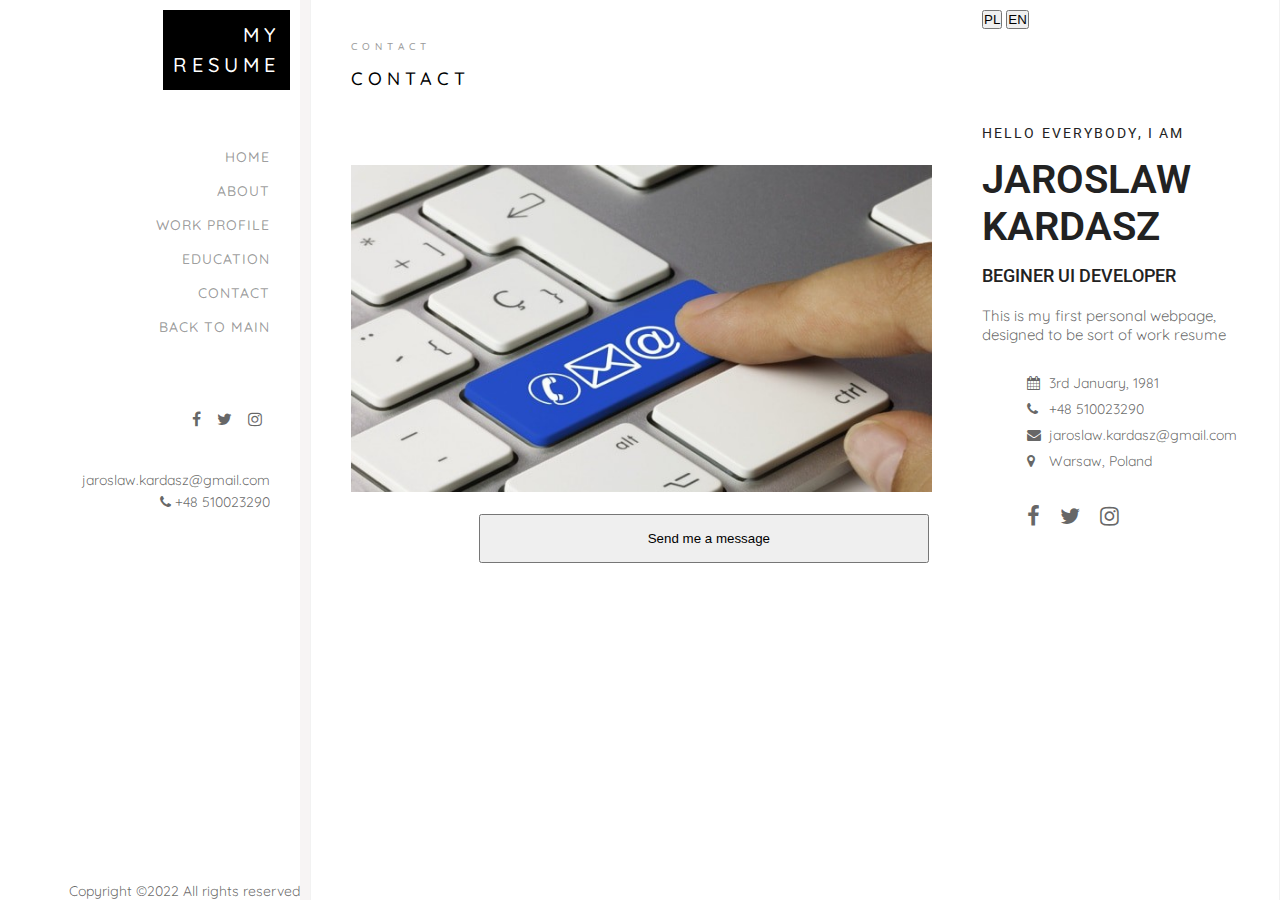
<file: contact.html>
<!DOCTYPE html>
<html lang="en">

<head>
    <title>Jarosław Kardasz</title>
    <meta charset="UTF-8">
    <meta http-equiv="X-UA-Compatible" content="IE=edge">
    <meta name="viewport" content="width=device-width, initial-scale=1.0">
    <link rel="stylesheet" type="text/css" href="css/style.css" />
    <link href="https://stackpath.bootstrapcdn.com/font-awesome/4.7.0/css/font-awesome.min.css" rel="stylesheet">
    <!-- <link rel="icon" href="https://media.geeksforgeeks.org/wp-content/cdn-uploads/gfg_200X200.png" type="image/x-icon"> -->
    <link rel="icon" href="img/logo4.png" type="image/x-icon">


</head>
<div class="wraper">
    <div class="container">
        <div class="left-content p-30">
            <div class="logo">
                <a href="http://www.jkardasz.pl">
                    <span>My</span>
                    <span>Resume</span>
                </a>
            </div>
            <div class="nav">
                <ul>
                    <li><a href="index.html">Home</a></li>
                    <li><a href="about.html">About</a></li>
                    <li><a href="work.html">Work Profile</a></li>

                    <li><a href="education.html">Education</a></li>
                    <li><a href="contact.html">Contact</a></li>
                    <li><a href="http://www.jkardasz.pl">Back to main</a></li>

                    <!-- <li><a href="cv.pdf" download="Resume_Jaroslaw_Kardasz.pdf"><i class='fa fa-file-pdf-o'></i>Download Resume</a></li> -->
                </ul>
            </div>
            <div class="left-footer">
                <div class="social-icons">
                    <ul>
                        <!--<li><a href=""><i class="fa fa-linkedin-square" aria-hidden="true"></i></a></li>-->
                        <li><a href="https://www.facebook.com/jarek.kardasz" target="_blank"><i class="fa fa-facebook"
                                    aria-hidden="true"></i></a></li>
                        <li><a href="https://twitter.com/jarekk81" target="_blank"><i class="fa fa-twitter"
                                    aria-hidden="true"></i></a></li>
                        <li><a href="https://www.instagram.com/jarekk81/" target="_blank"><i class="fa fa-instagram"
                                    aria-hidden="true"></i></a></li>

                    </ul>
                </div>
                <div class="foot-contact">
                    <ul>
                        <li><a href="mailto:jaroslaw.kardasz@gmail.com">jaroslaw.kardasz@gmail.com</a></li>
                        <li><a href="tel:+48510023290"><i class="fa fa-phone" aria-hidden="true"></i> +48 510023290</li>
                        </a>
                    </ul>
                </div>

                <div class="copy-rights">Copyright &copy;2022 All rights reserved</div>
            </div>

        </div>
        <div class="main-content">
            <div class="section1 p-30" id="Home">
                <div class="sec-title">
                    <div class="pg-sub-title">Contact</div>
                    <div class="pg-title">Contact</div>
                </div>
                <div class="container">

                </div>
                <img id="contact" src="img/message.jpg"><br><br>
                <a href="mailto:jaroslaw.kardasz@gmail.com"><button type="button" id="button" class="button">Send me a
                        message</button></a>

                <div class="d-flex-align-center">
                    <div class="user-img flex-1">
                    </div>

                </div>
                <!-- <form action="send.php" method="post">
                    <div class="input-grup">
                        <input type="text" id="name" required>
                        <label for="name"></label>Your Name</label>
                    </div>
                    <div class="input-grup">
                        <input type="email" id="email" required>
                        <label for="email"></label>Your Email</label>
                    </div>
                    <div class="input-grup">
                        <input type="text" id="subject">
                        <label for="subject"></label>Your subject</label>
                    </div>
                    <div class="input-grup">
                        <textarea id="message"rows="8" required></textarea>
                        <label for="message"></label>Your Message</label>
                    </div>
                    <button type="submit" class="btn btn-primary">Submit</button>
                </form> -->
            </div>

        </div>
        <div class="right-content p-30">
            <div class="pro-details">
                <div class="language">
                    <button><a href="pl/contact_pl.html">PL</a></button>
                    <button><a href="contact.html">EN</a></button>
                </div>
                <div class="sm-text"><br><br><br><br><br><br>HELLO EVERYBODY, I AM</div>
                <div class="name">Jaroslaw Kardasz</div>
                <div class="role">Beginer UI Developer</div>

            </div>
            <div class="text">This is my first personal webpage, designed to be sort of work resume</div>
            <div class="pr-list">
                <ul>
                    <li><i class="fa fa-calendar" aria-hidden="true"></i> 3rd January, 1981</li>
                    <li><a href="tel:+48510023290"><i class="fa fa-phone" aria-hidden="true"></i> +48 510023290</li></a>
                    <li><a href="mailto:jaroslaw.kardasz@gmail.com"><i class="fa fa-envelope" aria-hidden="true"></i>
                            jaroslaw.kardasz@gmail.com</a></li>
                    <li><a href="https://www.google.pl/maps/place/Warszawa/@52.232855,20.9211127,11z/data=!3m1!4b1!4m5!3m4!1s0x471ecc669a869f01:0x72f0be2a88ead3fc!8m2!3d52.2296756!4d21.0122287"
                            target="_blank"><i class="fa fa-map-marker" aria-hidden="true"></i> Warsaw,
                            Poland</a></li>
                </ul>
            </div>
            <div class="social-icons-head">
                <ul>
                    <!--<li><a href=""><i class="fa fa-linkedin-square" aria-hidden="true"></i></a></li>-->
                    <li><a href="https://www.facebook.com/jarek.kardasz" target="_blank"><i class="fa fa-facebook"
                                aria-hidden="true"></i></a></li>
                    <li><a href="https://twitter.com/jarekk81" target="_blank"><i class="fa fa-twitter"
                                aria-hidden="true"></i></a></li>
                    <li><a href="https://www.instagram.com/jarekk81/" target="_blank"><i class="fa fa-instagram"
                                aria-hidden="true"></i></a></li>
                </ul>
            </div>

        </div>
    </div>
</div>
</body>

</html>
</file>
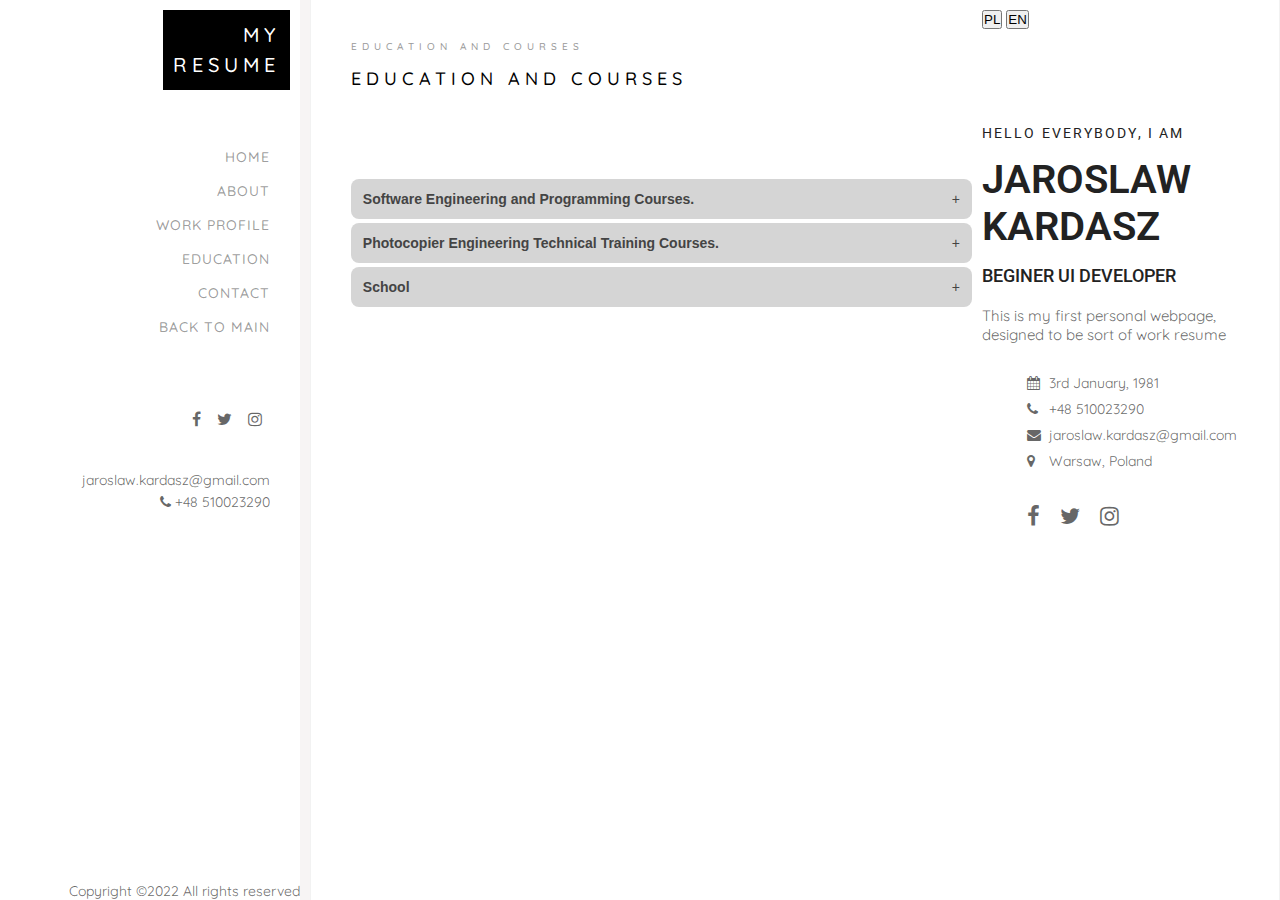
<file: education.html>
<!DOCTYPE html>
<html lang="en">

<head>
    <meta charset="UTF-8">
    <meta http-equiv="X-UA-Compatible" content="IE=edge">
    <meta name="viewport" content="width=device-width, initial-scale=1.0">
    <title>Education</title>
    <link rel="stylesheet" type="text/css" href="css/style.css">
    <link href="https://stackpath.bootstrapcdn.com/font-awesome/4.7.0/css/font-awesome.min.css" rel="stylesheet">
    <!-- <link rel="icon" href="https://media.geeksforgeeks.org/wp-content/cdn-uploads/gfg_200X200.png" type="image/x-icon"> -->
    <link rel="icon" href="img/logo4.png" type="image/x-icon">
</head>
<div class="wraper">
    <div class="container">
        <div class="left-content p-30">
            <div class="logo">
                <a href="http://www.jkardasz.pl">
                    <span>My</span>
                    <span>Resume</span>
                </a>
            </div>
            <div class="nav">
                <ul>
                    <li><a href="index.html">Home</a></li>
                    <li><a href="about.html">About</a></li>
                    <li><a href="work.html">Work Profile</a></li>

                    <li><a href="education.html">Education</a></li>
                    <li><a href="contact.html">Contact</a></li>
					<li><a href="http://www.jkardasz.pl">Back to main</a></li>

                    <!-- <li><a href="cv.pdf" download="Resume_Jaroslaw_Kardasz.pdf"><i class='fa fa-file-pdf-o'></i>
                        Download Resume</a></li> -->
                </ul>
            </div>
            <div class="left-footer">
                <div class="social-icons">
                    <ul>
                        <!--<li><a href=""><i class="fa fa-linkedin-square" aria-hidden="true"></i></a></li>-->
                        <li><a href="https://www.facebook.com/jarek.kardasz" target="_blank"><i class="fa fa-facebook"
                                    aria-hidden="true"></i></a></li>
                        <li><a href="https://twitter.com/jarekk81" target="_blank"><i class="fa fa-twitter"
                                    aria-hidden="true"></i></a></li>
                        <li><a href="https://www.instagram.com/jarekk81/" target="_blank"><i class="fa fa-instagram"
                                    aria-hidden="true"></i></a></li>
                    </ul>
                </div>
                <div class="foot-contact">
                    <ul>
                        <li><a href="mailto:jaroslaw.kardasz@gmail.com">jaroslaw.kardasz@gmail.com</a></li>
                        <li><a href="tel:+48510023290"><i class="fa fa-phone" aria-hidden="true"></i> +48 510023290</li>
                        </a>
                    </ul>
                </div>

                <div class="copy-rights">Copyright &copy;2022 All rights reserved</div>
            </div>

        </div>
        <div class="main-content">
            <div class="section1 p-30" id="Home">
                <div class="sec-title">
                    <div class="pg-sub-title">Education and courses</div>
                    <div class="pg-title">Education and courses</div>
                </div>
                <div class="d-flex-align-center">
                    <div class="user-img flex-1">
                        <div class="pr-list">

                            <style>
                                .my-accordion .menu {
                                    background-color: #d5d5d5;
                                    color: #444;
                                    cursor: pointer;
                                    padding: 12px;
                                    width: 100%;
                                    text-align: left;
                                    border: none;
                                    outline: none;
                                    margin-top: 4px;
                                    border-radius: 8px;
                                    font-size: inherit
                                }

                                .my-accordion .panel {
                                    background-color: #FFFFFF;
                                    color: #000000;
                                    overflow: hidden
                                }

                                .my-accordion .open {
                                    display: block
                                }

                                .my-accordion .close {
                                    display: none
                                }

                                .my-accordion .active {
                                    background-color: #adcdd3;
                                    color: #fff
                                }

                                .my-accordion .arrow {
                                    float: right;
                                    display: block
                                }

                                .my-accordion .darrow {
                                    display: none
                                }

                                .my-accordion .active .darrow {
                                    display: block;
                                

                                }

                                .my-accordion .active .rarrow {
                                    display: none
                                }

                                .my-accordion .panel a {
                                    display: block;
                                    background: #808080;
                                    color: #FFFFFF;
                                    padding: 5px;
                                    margin: 3px;
                                    width: 100%;
                                    text-decoration: none
                                }
                            </style>
                            <div class="my-accordion"><button class='menu'><b>
                                Software Engineering and Programming
                                        Courses.
                            </b><span class='arrow rarrow'>+</span><span
                                        class='arrow darrow'>-</span></button>
                                <div class='panel close'>
                                    <div style="padding:10px">Udemy.com - Online Courses <br> <br>
                                        HTML - Beginer to advanced<br>
                                        CSS - Beginer to advanced<br>
                                        JavaScript - Beginer<br>
                                        Ajax - Beginer<br>
                                        C++ Beginer to intermediate<br>
                                        Python - Beginer</div>
                                </div><button class='menu'><b>Photocopier Engineering Technical Training Courses.</b><span
                                        class='arrow rarrow'>+</span><span class='arrow darrow'>-</span></button>
                                <div class='panel close'>
                                    <div style="padding:10px">
                                        <p>
                                            <h4>2012r.– 2014r.</h4> Technical Training: Oce, Canon, Konica-Minolta
                                            Office Equipment
                                        </p>

                                        <p>
                                            <h4>03-2010r.</h4>Technical Training: Konica-Minolta Bizhub C-220/280/360
                                            Office Equipment
                                        </p>

                                        <p>
                                            <h4>04-2006r. – 11-2007r</h4>Whole cycle of training course based in
                                            headquaters in London: <br><br> Digital Theory Technical Training<br>
                                            KM-1620, 2020, 2050, 2550 Technical Training<br>
                                            KM-30/40/5035 Technical Training<br>
                                            KM-30/40/5050 Technical Training<br>
                                            Fault Finding Technical Training<br>
                                            KMC-2520/3223/3232 Technical Training<br>
                                            KM-6030/8030 Technical Training<br>
                                            Printing and Scanning Fundamentals Technical Training
                                        </p>

                                        <p>
                                            <h4>01-2006r.</h4>Technical Training– Olivetti D-Copia 16
                                            D-Copia 200,300,400,500
                                        </p>

                                        <p>
                                            <h4>11-2004r</h4>. Technical Training – Utax CD 1315
                                            1016,1116,1120,1125,1030,1040,1050
                                        </p>


                                        <p>
                                            <h4>02-2004r.</h4>Training – How to be effective in slaes.
                                        </p>
                                    </div>
                                </div><button class='menu'><b>School</b><span class='arrow rarrow'>+</span><span
                                        class='arrow darrow'>-</span></button>
                                <div class='panel close'>
                                    <div style="padding:10px">
                                        <p>
                                            <h4>1996r. - 2000r.</h4>LXXXIX Liceum Ogólnokształcące w Zespole Szkół
                                            Technicznych Nr. 1 Ul.
                                            Fort Wola 145
                                        </p>
                                    </div>
                                </div>
                            </div>
                            <script>
                                ! function () {
                                    for (var l = document.querySelectorAll(".my-accordion .menu"), e = 0; e < l
                                        .length; e++) l[e].addEventListener("click", n);

                                    function n() {
                                        for (var e = document.querySelectorAll(".my-accordion .panel"), n = 0; n < e
                                            .length; n++) e[n].className = "panel close";
                                        if (-1 == this.className.indexOf("active")) {
                                            for (n = 0; n < l.length; n++) l[n].className = "menu";
                                            this.className = "menu active", this.nextElementSibling.className =
                                                "panel open"
                                        } else
                                            for (n = 0; n < l.length; n++) l[n].className = "menu"
                                    }
                                }();
                            </script>

                            <!-- <div class="myDIV"><b>Software Engineering and Programming Courses. <i class="fa fa-arrow-down" aria-hidden="true"></i></b></div>
                            <div class="hide">
                                Udemy.com - Online Courses <br> <br>
                                HTML - Beginer to advanced<br>
                                CSS - Beginer to advanced<br>
                                JavaScript - Beginer<br>
                                Ajax - Beginer<br>
                                C++ Beginer to intermediate<br>
                                Python - Beginer
                            </div>
                            <br>
                            <div class="myDIV"><b>Photocopier Engineering Technical Training Courses. <i class="fa fa-arrow-down" aria-hidden="true"></i></b></div>
                            <div class="hide">
                            <p><h4>2012r.– 2014r.</h4> Technical Training: Oce, Canon, Konica-Minolta Office Equipment</p>

                            <p><h4>03-2010r.</h4>Technical Training: Konica-Minolta Bizhub C-220/280/360 Office Equipment</p>

                            <p>
                                <h4>04-2006r. – 11-2007r</h4>Whole cycle of training course based in headquaters in London: <br><br> Digital Theory Technical Training
                                KM-1620, 2020, 2050, 2550 Technical Training
                                KM-30/40/5035 Technical Training
                                KM-30/40/5050 Technical Training
                                Fault Finding Technical Training
                                KMC-2520/3223/3232 Technical Training
                                KM-6030/8030 Technical Training
                                Printing and Scanning Fundamentals Technical Training
                            </p>

                            <p>
                                <h4>01-2006r.</h4>Technical Training– Olivetti D-Copia 16
                                D-Copia 200,300,400,500
                            </p>

                            <p><h4>11-2004r</h4>. Technical Training – Utax CD 1315 1016,1116,1120,1125,1030,1040,1050</p>


                            <p><h4>02-2004r.</h4>Training – How to be effective in slaes.</p>
                            </div>
                            <br><div class="myDIV"><b>School <i class="fa fa-arrow-down" aria-hidden="true"></i></b></div>

                            <div class="hide"><p><h4>1996r. - 2000r.</h4>LXXXIX Liceum Ogólnokształcące w Zespole Szkół Technicznych Nr. 1 Ul.
                                Fort Wola 145</p></div> -->


                        </div>
                    </div>
                    <div class="user-profile flex-1">


                    </div>
                </div>
            </div>

        </div>
        <div class="right-content p-30">
            <div class="pro-details">
                <div class="language">
                    <button><a href="pl/education_pl.html">PL</a></button>
                    <button><a href="education.html">EN</a></button>
                </div>
                <div class="sm-text"><br><br><br><br><br><br>HELLO EVERYBODY, I AM</div>
                <div class="name">Jaroslaw Kardasz</div>
                <div class="role">Beginer UI Developer</div>

            </div>
            <div class="text">This is my first personal webpage, designed to be sort of work resume</div>
            <div class="pr-list">
                <ul>
                    <li><i class="fa fa-calendar" aria-hidden="true"></i> 3rd January, 1981</li>
                    <li><a href="tel:+48510023290"><i class="fa fa-phone" aria-hidden="true"></i> +48 510023290</li></a>
                    <li><a href="mailto:jaroslaw.kardasz@gmail.com"><i class="fa fa-envelope" aria-hidden="true"></i>
                            jaroslaw.kardasz@gmail.com</a></li>
                    <li><a href="https://www.google.pl/maps/place/Warszawa/@52.232855,20.9211127,11z/data=!3m1!4b1!4m5!3m4!1s0x471ecc669a869f01:0x72f0be2a88ead3fc!8m2!3d52.2296756!4d21.0122287"
                            target="_blank"><i class="fa fa-map-marker" aria-hidden="true"></i> Warsaw,
                            Poland</a></li>
                </ul>
            </div>
            <div class="social-icons-head">
                <ul>
                    <!--<li><a href=""><i class="fa fa-linkedin-square" aria-hidden="true"></i></a></li>-->
                    <li><a href="https://www.facebook.com/jarek.kardasz" target="_blank"><i class="fa fa-facebook"
                                aria-hidden="true"></i></a></li>
                    <li><a href="https://twitter.com/jarekk81" target="_blank"><i class="fa fa-twitter"
                                aria-hidden="true"></i></a></li>
                    <li><a href="https://www.instagram.com/jarekk81/" target="_blank"><i class="fa fa-instagram"
                                aria-hidden="true"></i></a></li>
                </ul>
            </div>

        </div>
    </div>
</div>
</body>

</html>
</file>
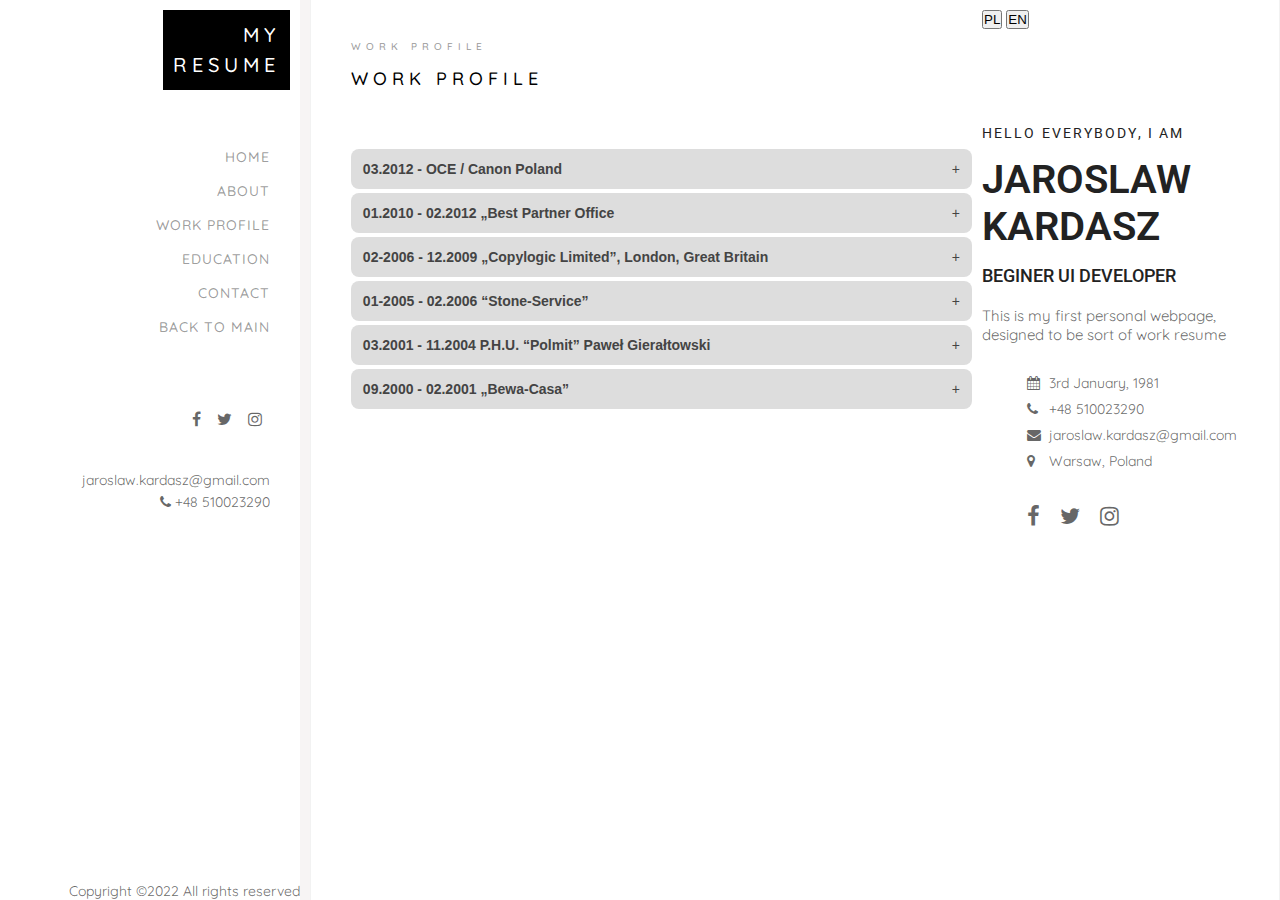
<file: work.html>
<!DOCTYPE html>
<html lang="en">

<head>
    <meta charset="UTF-8">
    <meta http-equiv="X-UA-Compatible" content="IE=edge">
    <meta name="viewport" content="width=device-width, initial-scale=1.0">
    <title>Work Profile</title>
    <link rel="stylesheet" type="text/css" href="css/style.css">
    <link href="https://stackpath.bootstrapcdn.com/font-awesome/4.7.0/css/font-awesome.min.css" rel="stylesheet">
    <!-- <link rel="icon" href="https://media.geeksforgeeks.org/wp-content/cdn-uploads/gfg_200X200.png" type="image/x-icon"> -->
    <link rel="icon" href="img/logo4.png" type="image/x-icon">
</head>
<div class="wraper">
    <div class="container">
        <div class="left-content p-30">
            <div class="logo">
                <a href="http://www.jkardasz.pl">
                    <span>My</span>
                    <span>Resume</span>
                </a>
            </div>
            <div class="nav">
                <ul>
                    <li><a href="index.html">Home</a></li>
                    <li><a href="about.html">About</a></li>
                    <li><a href="work.html">Work Profile</a></li>
                    <li><a href="education.html">Education</a></li>
                    <li><a href="contact.html">Contact</a></li>
					<li><a href="http://www.jkardasz.pl">Back to main</a></li>

                    <!-- <li><a href="cv.pdf" download="Resume_Jaroslaw_Kardasz.pdf"><i class='fa fa-file-pdf-o'></i>
                            Download Resume</a></li> -->
                </ul>
            </div>
            <div class="left-footer">
                <div class="social-icons">
                    <ul>
                        <!--<li><a href=""><i class="fa fa-linkedin-square" aria-hidden="true"></i></a></li>-->
                        <li><a href="https://www.facebook.com/jarek.kardasz" target="_blank"><i class="fa fa-facebook"
                                    aria-hidden="true"></i></a></li>
                        <li><a href="https://twitter.com/jarekk81" target="_blank"><i class="fa fa-twitter"
                                    aria-hidden="true"></i></a></li>
                        <li><a href="https://www.instagram.com/jarekk81/" target="_blank"><i class="fa fa-instagram"
                                    aria-hidden="true"></i></a></li>
                    </ul>
                </div>
                <div class="foot-contact">
                    <ul>
                        <li><a href="mailto:jaroslaw.kardasz@gmail.com">jaroslaw.kardasz@gmail.com</a></li>
                        <li><a href="tel:+48510023290"><i class="fa fa-phone" aria-hidden="true"></i> +48 510023290</li>
                        </a>
                    </ul>
                </div>

                <div class="copy-rights">Copyright &copy;2022 All rights reserved</div>
            </div>

        </div>
        <div class="main-content">
            <div class="section1 p-30" id="Home">
                <div class="sec-title">
                    <div class="pg-sub-title">Work Profile</div>
                    <div class="pg-title">Work Profile</div>

                </div>
                <div class="d-flex-align-center">
                    <div class="user-img flex-1">

                        <style>
                            .my-accordion .menu {
                                background-color: #dddddd;
                                color: #444;
                                cursor: pointer;
                                padding: 12px;
                                width: 100%;
                                text-align: left;
                                border: none;
                                outline: none;
                                margin-top: 4px;
                                border-radius: 8px;
                                font-size: inherit
                            }

                            .my-accordion .panel {
                                background-color: #ffffff;
                                color: #000000;
                                overflow: hidden
                            }

                            .my-accordion .open {
                                display: block
                            }

                            .my-accordion .close {
                                display: none
                            }

                            .my-accordion .active {
                                background-color: #adcdd3;
                                color: #fff
                            }

                            .my-accordion .arrow {
                                float: right;
                                display: block
                            }

                            .my-accordion .darrow {
                                display: none
                            }

                            .my-accordion .active .darrow {
                                display: block
                            }

                            .my-accordion .active .rarrow {
                                display: none
                            }

                            .my-accordion .panel a {
                                display: block;
                                background: #808080;
                                color: #FFFFFF;
                                padding: 5px;
                                margin: 3px;
                                width: 100%;
                                text-decoration: none
                            }
                        </style>
                        <div class="my-accordion"><button class='menu'><b>03.2012 - OCE / Canon Poland</b><span
                                    class='arrow rarrow'>+</span><span class='arrow darrow'>-</span></button>
                            <div class='panel close'>
                                <div style="padding:10px">- Field Service Engineer. Specialisation: <i>Oce,
                                        Canon, Konica-Minolta</i>.<br>
                                    - Configuration and maintenance of office equipment whitin network. <br>
                                    - Basic user account administration on Windows Server</div>
                            </div><button class='menu'><b>01.2010 - 02.2012 „Best Partner Office</b><span
                                    class='arrow rarrow'>+</span><span class='arrow darrow'>-</span></button>
                            <div class='panel close'>
                                <div style="padding:10px">- Maintenance of office equipment: <i>
                                        Kyocera
                                        Mita, Canon, Konica Minolta.</i></div>
                            </div><button class='menu'><b>02-2006 - 12.2009 „Copylogic Limited”, London, Great Britain</b><span
                                    class='arrow rarrow'>+</span><span class='arrow darrow'>-</span></button>
                            <div class='panel close'>
                                <div style="padding:10px">- Maintenance of
                                    office equipment: <i>Kyocera Mita, Minolta, Konica Minolta, Canon, Panasonic,
                                        Ricoh</i>.<br>- Technical support in problems related to the proper functioning
                                    of the
                                    above-mentioned devices in a network environment.</div>
                            </div><button class='menu'><b>01-2005 - 02.2006 “Stone-Service”</b><span
                                    class='arrow rarrow'>+</span><span class='arrow darrow'>-</span></button>
                            <div class='panel close'>
                                <div style="padding:10px">– Maintenance of office equipment: <i>
                                        Kyocera Mita,
                                        Olivetti, Utax, Triumph Adler, Canon, Konica Minolta</i></div>
                            </div><button class='menu'><b>03.2001 - 11.2004 P.H.U. “Polmit” Paweł Gierałtowski</b><span
                                    class='arrow rarrow'>+</span><span class='arrow darrow'>-</span></button>
                            <div class='panel close'>
                                <div style="padding:10px">– Retail and wholesale of
                                    multifunctional devices, toners and <i>Kyocera Mita</i> consumables.
                                    In the further phase of cooperation, as a service for copying devices.</div>
                            </div><button class='menu'><b>09.2000 - 02.2001 „Bewa-Casa”</b><span
                                    class='arrow rarrow'>+</span><span class='arrow darrow'>-</span></button>
                            <div class='panel close'>
                                <div style="padding:10px">– Retail sale of office equipment, toners and
                                    <i>Kyocera Mita</i> consumables.</div>
                            </div>
                        </div>
                        <script>
                            ! function () {
                                for (var l = document.querySelectorAll(".my-accordion .menu"), e = 0; e < l.length; e++)
                                    l[e].addEventListener("click", n);

                                function n() {
                                    for (var e = document.querySelectorAll(".my-accordion .panel"), n = 0; n < e
                                        .length; n++) e[n].className = "panel close";
                                    if (-1 == this.className.indexOf("active")) {
                                        for (n = 0; n < l.length; n++) l[n].className = "menu";
                                        this.className = "menu active", this.nextElementSibling.className = "panel open"
                                    } else
                                        for (n = 0; n < l.length; n++) l[n].className = "menu"
                                }
                            }();
                        </script>

                        <!-- <p>
                            <div class="myDIV"><h4>03.2012 - OCE / Canon Poland <i class="fa fa-arrow-down" aria-hidden="true"></i></h4></div> 
                            
                            <div class="hide">– Field Service Engineer. Specialisation: <i>Oce,
                                Canon, Konica-Minolta</i>.<br>
                            - Configuration and maintenance of office equipment whitin network. <br>
                            - Basic user account administration on Windows Server.</div>
                        </p>

                        <p>
                            <div class="myDIV"><h4>01.2010 – 02.2012 „Best Partner Office” <i class="fa fa-arrow-down" aria-hidden="true"></i></h4></div> <div class="hide">- Maintenance of office equipment: <i>
                                Kyocera
                                Mita, Canon, Konica Minolta.</i></div>
                            
                        </p>

                        <p>
                            <div class="myDIV"><h4>02-2006 – 12.2009 „Copylogic Limited”, London, Great Britain <i class="fa fa-arrow-down" aria-hidden="true"></i></h4></div> <div class="hide">- Maintenance of
                            office equipment: <i>Kyocera Mita, Minolta, Konica Minolta, Canon, Panasonic,
                                Ricoh</i>.<br>- Technical support in problems related to the proper functioning of the
                            above-mentioned devices in a network environment.</div> 
                        </p>


                        <p>
                            <div class="myDIV"><h4>01-2005 - 02.2006 “Stone-Service” <i class="fa fa-arrow-down" aria-hidden="true"></i></h4></div> 
                            <div class="hide">– Maintenance of office equipment: <i>
                                Kyocera Mita,
                                Olivetti, Utax, Triumph Adler, Canon, Konica Minolta</i></div> 
                            
                        </p>
                        <p>
                            <div class="myDIV"><h4>03.2001 - 11.2004 P.H.U. “Polmit” Paweł Gierałtowski <i class="fa fa-arrow-down" aria-hidden="true"></i></h4></div>
                            <div class="hide">– Retail and wholesale of
                            multifunctional devices, toners and <i>Kyocera Mita</i> consumables.
                            In the further phase of cooperation, as a service for copying devices.</div> 
                        </p> -->


                        <!--                       
                        
                        <p>
                        <div class="myDIV"><h4>09.2000 - 02.2001 „Bewa-Casa” <i class="fa fa-arrow-down" aria-hidden="true"></i></h4></div>
                        <div class="hide">– Retail sale of office equipment, toners and
                            <i>Kyocera Mita</i> consumables.</div>
                        </p> -->

                        <br><br>
                        <!-- <h3><a href="cv/cv.pdf" download="Resume_Jaroslaw_Kardasz.pdf"><i class='fa fa-file-pdf-o'></i>
                                Download Resume</a></h3> -->


                        <!--Nowa sekacja-->






                    </div>

                </div>
            </div>

        </div>
        <div class="right-content p-30">
            <div class="pro-details">
                <div class="language">
                    <button><a href="pl/work_pl.html">PL</a></button>
                    <button><a href="work.html">EN</a></button>
                </div>
                <div class="sm-text"><br><br><br><br><br><br>HELLO EVERYBODY, I AM</div>
                <div class="name">Jaroslaw Kardasz</div>
                <div class="role">Beginer UI Developer</div>

            </div>
            <div class="text">This is my first personal webpage, designed to be sort of work resume</div>
            <div class="pr-list">
                <ul>
                    <li><i class="fa fa-calendar" aria-hidden="true"></i> 3rd January, 1981</li>
                    <li><a href="tel:+48510023290"><i class="fa fa-phone" aria-hidden="true"></i> +48 510023290</li></a>
                    <li><a href="mailto:jaroslaw.kardasz@gmail.com"><i class="fa fa-envelope" aria-hidden="true"></i>
                            jaroslaw.kardasz@gmail.com</a></li>
                    <li><a href="https://www.google.pl/maps/place/Warszawa/@52.232855,20.9211127,11z/data=!3m1!4b1!4m5!3m4!1s0x471ecc669a869f01:0x72f0be2a88ead3fc!8m2!3d52.2296756!4d21.0122287"
                            target="_blank"><i class="fa fa-map-marker" aria-hidden="true"></i> Warsaw,
                            Poland</a></li>
                </ul>
            </div>
            <div class="social-icons-head">
                <ul>
                    <!--<li><a href=""><i class="fa fa-linkedin-square" aria-hidden="true"></i></a></li>-->
                    <li><a href="https://www.facebook.com/jarek.kardasz" target="_blank"><i class="fa fa-facebook"
                                aria-hidden="true"></i></a></li>
                    <li><a href="https://twitter.com/jarekk81" target="_blank"><i class="fa fa-twitter"
                                aria-hidden="true"></i></a></li>
                    <li><a href="https://www.instagram.com/jarekk81/" target="_blank"><i class="fa fa-instagram"
                                aria-hidden="true"></i></a></li>
                </ul>
            </div>

        </div>
    </div>
</div>
</body>

</html>
</file>
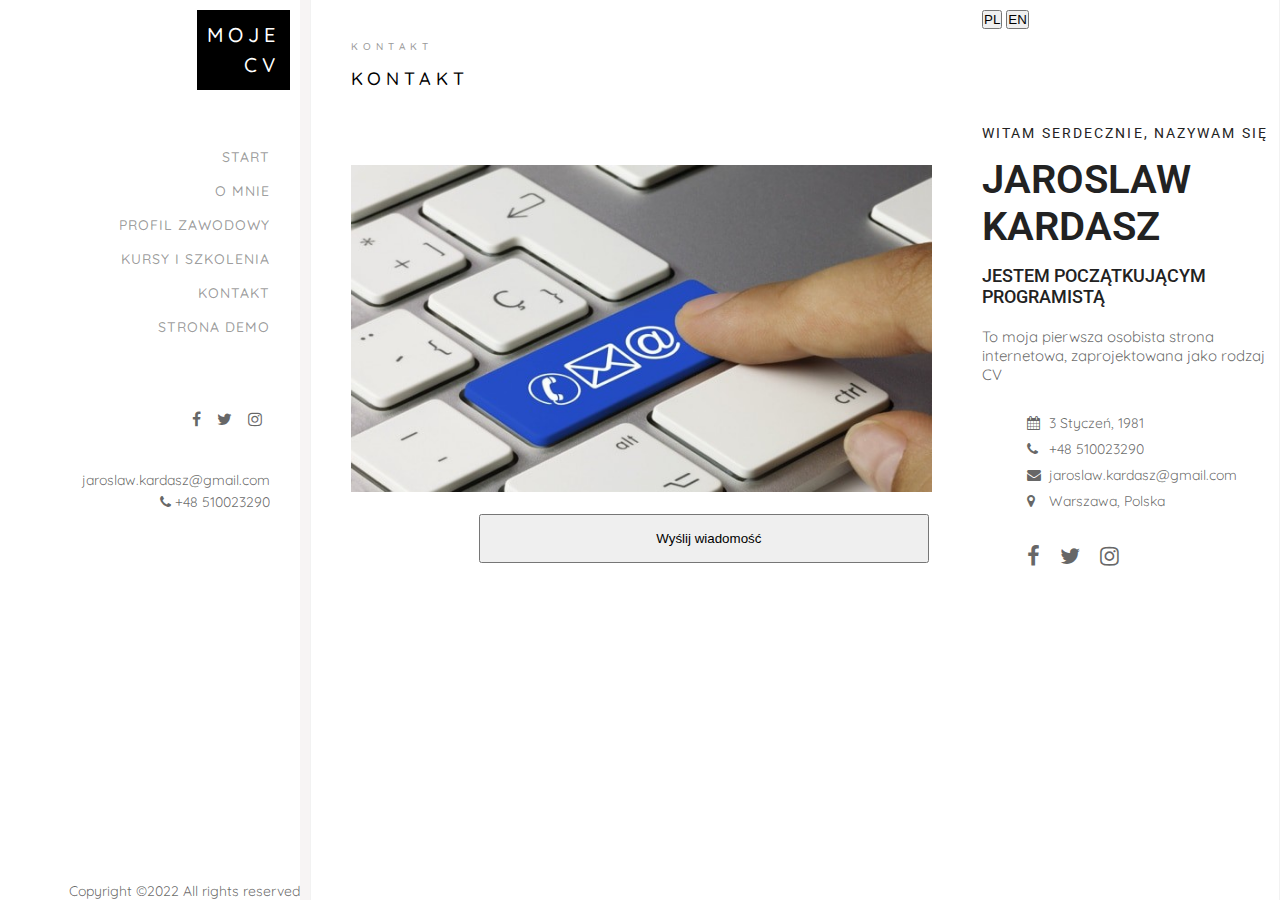
<file: PL/contact_pl.html>
<!DOCTYPE html>
<html lang="pl">

<head>
    <meta charset="UTF-8">
    <meta http-equiv="X-UA-Compatible" content="IE=edge">
    <meta name="viewport" content="width=device-width, initial-scale=1.0">
    <title>Kontakt</title>
    <link rel="stylesheet" type="text/css" href="../css/style.css">
    <link href="https://stackpath.bootstrapcdn.com/font-awesome/4.7.0/css/font-awesome.min.css" rel="stylesheet">
    <!-- <link rel="icon" href="https://media.geeksforgeeks.org/wp-content/cdn-uploads/gfg_200X200.png" type="image/x-icon"> -->
    <link rel="icon" href="../img/logo4.png" type="image/x-icon">
</head>
<div class="wraper">
    <div class="container">
        <div class="left-content p-30">
            <div class="logo">
                <a href="http://www.jkardasz.pl">
                    <span>Moje</span>
                    <span>CV</span>
                </a>
            </div>
            <div class="nav">
                <ul>
                    <li><a href="../pl/index_pl.html">Start</a></li>
						<li><a href="../pl/about_pl.html">O mnie</a></li>
						<li><a href="../pl/work_pl.html">Profil zawodowy</a></li>
						
						<li><a href="../pl/education_pl.html">Kursy i szkolenia</a></li>
						<li><a href="../pl/contact_pl.html">Kontakt</a></li>
						<li><a href="http://www.jkardasz.pl">Strona Demo</a></li>

                    <!-- <li><a href="cv.pdf" download="Resume_Jaroslaw_Kardasz.pdf"><i class='fa fa-file-pdf-o'></i>Download Resume</a></li> -->
                </ul>
            </div>
            <div class="left-footer">
                <div class="social-icons">
                    <ul>
                        <!--<li><a href=""><i class="fa fa-linkedin-square" aria-hidden="true"></i></a></li>-->
                        <li><a href="https://www.facebook.com/jarek.kardasz" target="_blank"><i
                                    class="fa fa-facebook" aria-hidden="true"></i></a></li>
                        <li><a href="https://twitter.com/jarekk81" target="_blank"><i class="fa fa-twitter"
                                    aria-hidden="true"></i></a></li>
                        <li><a href="https://www.instagram.com/jarekk81/" target="_blank"><i class="fa fa-instagram"
                                    aria-hidden="true"></i></a></li>
                        
                    </ul>
                </div>
                <div class="foot-contact">
                    <ul>
                        <li><a href="mailto:jaroslaw.kardasz@gmail.com">jaroslaw.kardasz@gmail.com</a></li>
                        <li><a href="tel:+48510023290"><i class="fa fa-phone" aria-hidden="true"></i> +48 510023290</li>
                        </a>
                    </ul>
                </div>

                <div class="copy-rights">Copyright &copy;2022 All rights reserved</div>
            </div>

        </div>
        <div class="main-content">
            <div class="section1 p-30" id="Home">
                <div class="sec-title">
                    <div class="pg-sub-title">Kontakt</div>
                    <div class="pg-title">Kontakt</div>
                </div>
                <div class="container">

                </div>
                <img id="contact" src="../img/message.jpg"><br><br>
                <a href="mailto:jaroslaw.kardasz@gmail.com"><button type="button" id="button" class="button">Wyślij wiadomość</button></a>

                <div class="d-flex-align-center">
                    <div class="user-img flex-1">
                    </div>

                </div>
                <!-- <form action="send.php" method="post">
                    <div class="input-grup">
                        <input type="text" id="name" required>
                        <label for="name"></label>Your Name</label>
                    </div>
                    <div class="input-grup">
                        <input type="email" id="email" required>
                        <label for="email"></label>Your Email</label>
                    </div>
                    <div class="input-grup">
                        <input type="text" id="subject">
                        <label for="subject"></label>Your subject</label>
                    </div>
                    <div class="input-grup">
                        <textarea id="message"rows="8" required></textarea>
                        <label for="message"></label>Your Message</label>
                    </div>
                    <button type="submit" class="btn btn-primary">Submit</button>
                </form> -->
            </div>

        </div>
        <div class="right-content p-30">
            <div class="pro-details">
                <div class="language">
                    <button><a href="contact_pl.html">PL</a></button>
                    <button><a href="../contact.html">EN</a></button>
                </div>
                <div class="sm-text"><br><br><br><br><br><br>Witam serdecznie, nazywam się</div>
                <div class="name">Jaroslaw Kardasz</div>
                <div class="role">Jestem początkującym programistą</div>

            </div>
            <div class="text">To moja pierwsza osobista strona internetowa, zaprojektowana jako rodzaj CV </div>
            <div class="pr-list">
                <ul>
                    <li><i class="fa fa-calendar" aria-hidden="true"></i> 3 Styczeń, 1981</li>
						<li><a href="tel:+48510023290"><i class="fa fa-phone" aria-hidden="true"></i> +48 510023290</li></a>
						<li><a href="mailto:jaroslaw.kardasz@gmail.com"><i class="fa fa-envelope"
									aria-hidden="true"></i> jaroslaw.kardasz@gmail.com</a></li>
						<li><a href="https://www.google.pl/maps/place/Warszawa/@52.232855,20.9211127,11z/data=!3m1!4b1!4m5!3m4!1s0x471ecc669a869f01:0x72f0be2a88ead3fc!8m2!3d52.2296756!4d21.0122287"
								target="_blank"><i class="fa fa-map-marker" aria-hidden="true"></i> Warszawa,
								Polska</a></li>
                </ul>
            </div>
            <div class="social-icons-head">
                <ul>
                    <!--<li><a href=""><i class="fa fa-linkedin-square" aria-hidden="true"></i></a></li>-->
                    <li><a href="https://www.facebook.com/jarek.kardasz" target="_blank"><i class="fa fa-facebook"
                                aria-hidden="true"></i></a></li>
                    <li><a href="https://twitter.com/jarekk81" target="_blank"><i class="fa fa-twitter"
                                aria-hidden="true"></i></a></li>
                    <li><a href="https://www.instagram.com/jarekk81/" target="_blank"><i class="fa fa-instagram"
                                aria-hidden="true"></i></a></li>
                </ul>
            </div>

        </div>
    </div>
</div>
</body>

</html>
</file>
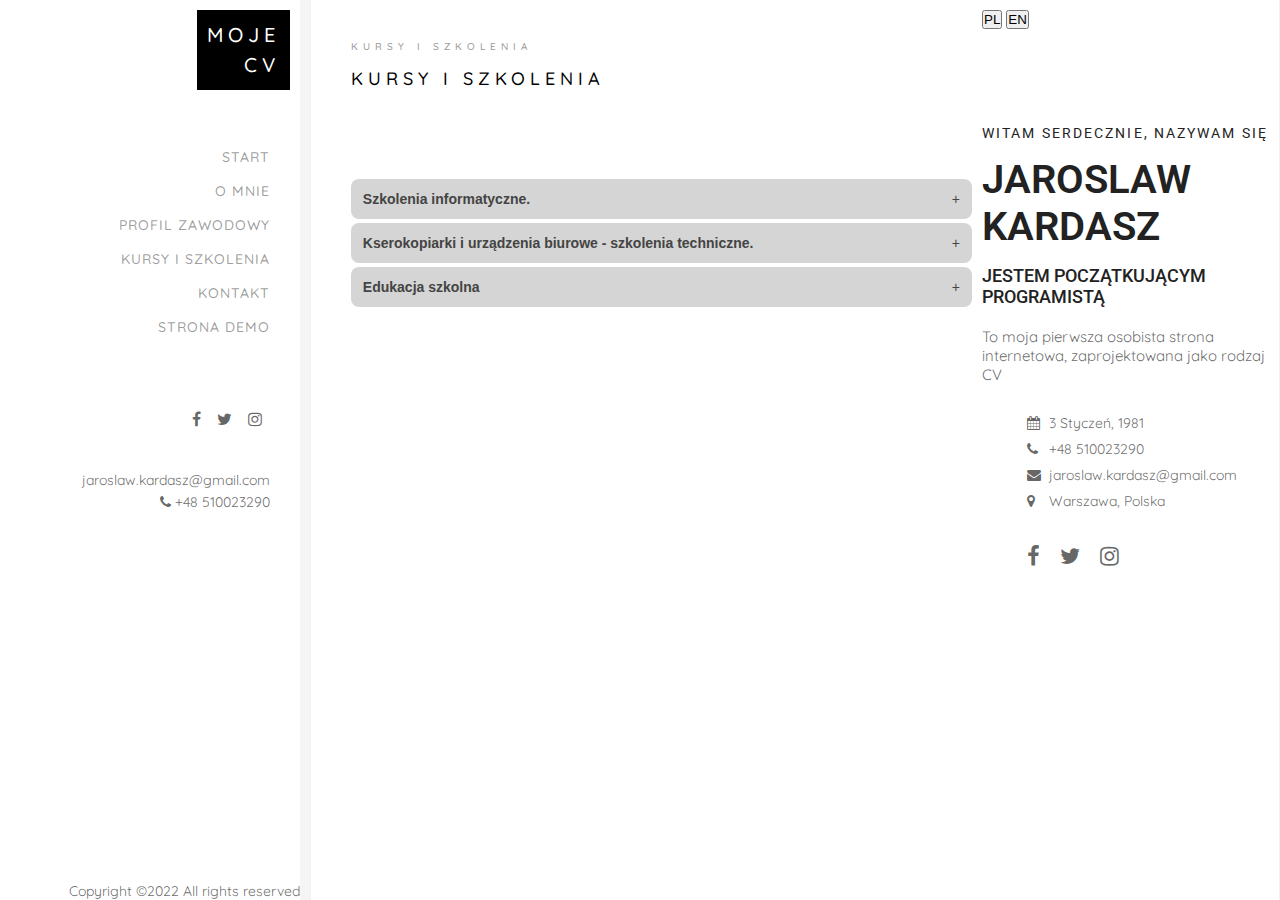
<file: PL/education_pl.html>
<!DOCTYPE html>
<html lang="pl">

<head>
    <meta charset="UTF-8">
    <meta http-equiv="X-UA-Compatible" content="IE=edge">
    <meta name="viewport" content="width=device-width, initial-scale=1.0">
    <title>Kursy i szkolenia</title>
    <link rel="stylesheet" type="text/css" href="../css/style.css">
    <link href="https://stackpath.bootstrapcdn.com/font-awesome/4.7.0/css/font-awesome.min.css" rel="stylesheet">
    <!-- <link rel="icon" href="https://media.geeksforgeeks.org/wp-content/cdn-uploads/gfg_200X200.png" type="image/x-icon"> -->
    <link rel="icon" href="../img/logo4.png" type="image/x-icon">
</head>
<div class="wraper">
    <div class="container">
        <div class="left-content p-30">
            <div class="logo">
                <a href="http://www.jkardasz.pl">
                    <span>Moje</span>
                    <span>CV</span>
                </a>
            </div>
            <div class="nav">
                <ul>
                    <li><a href="../pl/index_pl.html">Start</a></li>
						<li><a href="../pl/about_pl.html">O mnie</a></li>
						<li><a href="../pl/work_pl.html">Profil zawodowy</a></li>
						
						<li><a href="../pl/education_pl.html">Kursy i szkolenia</a></li>
						<li><a href="../pl/contact_pl.html">Kontakt</a></li>
						<li><a href="http://www.jkardasz.pl">Strona Demo</a></li>

                    <!-- <li><a href="cv.pdf" download="Resume_Jaroslaw_Kardasz.pdf"><i class='fa fa-file-pdf-o'></i>
                        Download Resume</a></li> -->
                </ul>
            </div>
            <div class="left-footer">
                <div class="social-icons">
                    <ul>
                        <!--<li><a href=""><i class="fa fa-linkedin-square" aria-hidden="true"></i></a></li>-->
                        <li><a href="https://www.facebook.com/jarek.kardasz" target="_blank"><i class="fa fa-facebook"
                                    aria-hidden="true"></i></a></li>
                        <li><a href="https://twitter.com/jarekk81" target="_blank"><i class="fa fa-twitter"
                                    aria-hidden="true"></i></a></li>
                        <li><a href="https://www.instagram.com/jarekk81/" target="_blank"><i class="fa fa-instagram"
                                    aria-hidden="true"></i></a></li>
                    </ul>
                </div>
                <div class="foot-contact">
                    <ul>
                        <li><a href="mailto:jaroslaw.kardasz@gmail.com">jaroslaw.kardasz@gmail.com</a></li>
                        <li><a href="tel:+48510023290"><i class="fa fa-phone" aria-hidden="true"></i> +48 510023290</li>
                        </a>
                    </ul>
                </div>

                <div class="copy-rights">Copyright &copy;2022 All rights reserved</div>
            </div>

        </div>
        <div class="main-content">
            <div class="section1 p-30" id="Home">
                <div class="sec-title">
                    <div class="pg-sub-title">Kursy i szkolenia</div>
                    <div class="pg-title">Kursy i szkolenia</div>
                </div>
                <div class="d-flex-align-center">
                    <div class="user-img flex-1">
                        <div class="pr-list">

                            <style>
                                .my-accordion .menu {
                                    background-color: #d5d5d5;
                                    color: #444;
                                    cursor: pointer;
                                    padding: 12px;
                                    width: 100%;
                                    text-align: left;
                                    border: none;
                                    outline: none;
                                    margin-top: 4px;
                                    border-radius: 8px;
                                    font-size: inherit
                                }

                                .my-accordion .panel {
                                    background-color: #FFFFFF;
                                    color: #000000;
                                    overflow: hidden
                                }

                                .my-accordion .open {
                                    display: block
                                }

                                .my-accordion .close {
                                    display: none
                                }

                                .my-accordion .active {
                                    background-color: #adcdd3;
                                    color: #fff
                                }

                                .my-accordion .arrow {
                                    float: right;
                                    display: block
                                }

                                .my-accordion .darrow {
                                    display: none
                                }

                                .my-accordion .active .darrow {
                                    display: block;
                                

                                }

                                .my-accordion .active .rarrow {
                                    display: none
                                }

                                .my-accordion .panel a {
                                    display: block;
                                    background: #808080;
                                    color: #FFFFFF;
                                    padding: 5px;
                                    margin: 3px;
                                    width: 100%;
                                    text-decoration: none
                                }
                            </style>
                            <div class="my-accordion"><button class='menu'><b>
                                Szkolenia informatyczne.
                            </b><span class='arrow rarrow'>+</span><span
                                        class='arrow darrow'>-</span></button>
                                <div class='panel close'>
                                    <div style="padding:10px">Udemy.com - Certyfikowane szkolenia online <br> <br>
                                        HTML - Początkujący/średniozaawansowany<br>
                                        CSS  - Początkujący/średniozaawansowany<br>
                                        JavaScript - Początkujący<br>
                                        Ajax - Początkujący<br>
                                        C++ - Początkujący/średniozaawansowany<br>
                                        Python - Początkujący</div>
                                </div><button class='menu'><b>Kserokopiarki i urządzenia biurowe - szkolenia techniczne.</b><span
                                        class='arrow rarrow'>+</span><span class='arrow darrow'>-</span></button>
                                <div class='panel close'>
                                    <div style="padding:10px">
                                        <p>
                                            <h4>2012r.– 2014r.</h4> Szkolenie techniczne urządzeń: Oce, Canon, Konica-Minolta
                                            
                                        </p>

                                        <p>
                                            <h4>03-2010r.</h4>Szkolenie techniczne urządzeń: Konica-Minolta Bizhub C-220/280/360
                                            
                                        </p>

                                        <p>
                                            <h4>04-2006r. – 11-2007r</h4>Cykl szkoleń technicznych organizowanych w centrali firmy w Londynie:<br><br> Teoria druku cyfrowego<br>
                                            KM-1620, 2020, 2050, 2550 Szkolenie techniczne<br>
                                            KM-30/40/5035 Szkolenie techniczne<br>
                                            KM-30/40/5050 Szkolenie techniczne<br>
                                            Fault Finding Szkolenie techniczne<br>
                                            KMC-2520/3223/3232 Szkolenie techniczne<br>
                                            KM-6030/8030 Szkolenie techniczne<br>
                                            Podstawowe i zaawansowane aspekty skanowania i drukowania sieciowego.
                                        </p>

                                        <p>
                                            <h4>01-2006r.</h4>Szkolenie techniczne– Olivetti D-Copia 16
                                            D-Copia 200,300,400,500
                                        </p>

                                        <p>
                                            <h4>11-2004r</h4>. Szkolenie techniczne – Utax CD 1315
                                            1016,1116,1120,1125,1030,1040,1050
                                        </p>


                                        <p>
                                            <h4>02-2004r.</h4>Szkolenie - Jak zostać skutecznym sprzedawcą.
                                        </p>
                                    </div>
                                </div><button class='menu'><b>Edukacja szkolna</b><span class='arrow rarrow'>+</span><span
                                        class='arrow darrow'>-</span></button>
                                <div class='panel close'>
                                    <div style="padding:10px">
                                        <p>
                                            <h4>1996r. - 2000r.</h4>LXXXIX Liceum Ogólnokształcące w Zespole Szkół
                                            Technicznych Nr. 1 Ul.
                                            Fort Wola 145
                                        </p>
                                    </div>
                                </div>
                            </div>
                            <script>
                                ! function () {
                                    for (var l = document.querySelectorAll(".my-accordion .menu"), e = 0; e < l
                                        .length; e++) l[e].addEventListener("click", n);

                                    function n() {
                                        for (var e = document.querySelectorAll(".my-accordion .panel"), n = 0; n < e
                                            .length; n++) e[n].className = "panel close";
                                        if (-1 == this.className.indexOf("active")) {
                                            for (n = 0; n < l.length; n++) l[n].className = "menu";
                                            this.className = "menu active", this.nextElementSibling.className =
                                                "panel open"
                                        } else
                                            for (n = 0; n < l.length; n++) l[n].className = "menu"
                                    }
                                }();
                            </script>

                            <!-- <div class="myDIV"><b>Software Engineering and Programming Courses. <i class="fa fa-arrow-down" aria-hidden="true"></i></b></div>
                            <div class="hide">
                                Udemy.com - Online Courses <br> <br>
                                HTML - Beginer to advanced<br>
                                CSS - Beginer to advanced<br>
                                JavaScript - Beginer<br>
                                Ajax - Beginer<br>
                                C++ Beginer to intermediate<br>
                                Python - Beginer
                            </div>
                            <br>
                            <div class="myDIV"><b>Photocopier Engineering Technical Training Courses. <i class="fa fa-arrow-down" aria-hidden="true"></i></b></div>
                            <div class="hide">
                            <p><h4>2012r.– 2014r.</h4> Technical Training: Oce, Canon, Konica-Minolta Office Equipment</p>

                            <p><h4>03-2010r.</h4>Technical Training: Konica-Minolta Bizhub C-220/280/360 Office Equipment</p>

                            <p>
                                <h4>04-2006r. – 11-2007r</h4>Whole cycle of training course based in headquaters in London: <br><br> Digital Theory Technical Training
                                KM-1620, 2020, 2050, 2550 Technical Training
                                KM-30/40/5035 Technical Training
                                KM-30/40/5050 Technical Training
                                Fault Finding Technical Training
                                KMC-2520/3223/3232 Technical Training
                                KM-6030/8030 Technical Training
                                Printing and Scanning Fundamentals Technical Training
                            </p>

                            <p>
                                <h4>01-2006r.</h4>Technical Training– Olivetti D-Copia 16
                                D-Copia 200,300,400,500
                            </p>

                            <p><h4>11-2004r</h4>. Technical Training – Utax CD 1315 1016,1116,1120,1125,1030,1040,1050</p>


                            <p><h4>02-2004r.</h4>Training – How to be effective in slaes.</p>
                            </div>
                            <br><div class="myDIV"><b>School <i class="fa fa-arrow-down" aria-hidden="true"></i></b></div>

                            <div class="hide"><p><h4>1996r. - 2000r.</h4>LXXXIX Liceum Ogólnokształcące w Zespole Szkół Technicznych Nr. 1 Ul.
                                Fort Wola 145</p></div> -->


                        </div>
                    </div>
                    <div class="user-profile flex-1">


                    </div>
                </div>
            </div>

        </div>
        <div class="right-content p-30">
            <div class="pro-details">
                <div class="language">
                    <button><a href="education_pl.html">PL</a></button>
                    <button><a href="../education.html">EN</a></button>
                </div>
                <div class="sm-text"><br><br><br><br><br><br>Witam serdecznie, nazywam się</div>
					<div class="name">Jaroslaw Kardasz</div>
					<div class="role">Jestem początkującym programistą</div>

				</div>
				<div class="text">To moja pierwsza osobista strona internetowa, zaprojektowana jako rodzaj CV </div>
            <div class="pr-list">
                <ul>
                    <li><i class="fa fa-calendar" aria-hidden="true"></i> 3 Styczeń, 1981</li>
						<li><a href="tel:+48510023290"><i class="fa fa-phone" aria-hidden="true"></i> +48 510023290</li></a>
						<li><a href="mailto:jaroslaw.kardasz@gmail.com"><i class="fa fa-envelope"
									aria-hidden="true"></i> jaroslaw.kardasz@gmail.com</a></li>
						<li><a href="https://www.google.pl/maps/place/Warszawa/@52.232855,20.9211127,11z/data=!3m1!4b1!4m5!3m4!1s0x471ecc669a869f01:0x72f0be2a88ead3fc!8m2!3d52.2296756!4d21.0122287"
								target="_blank"><i class="fa fa-map-marker" aria-hidden="true"></i> Warszawa,
								Polska</a></li>
                </ul>
            </div>
            <div class="social-icons-head">
                <ul>
                    <!--<li><a href=""><i class="fa fa-linkedin-square" aria-hidden="true"></i></a></li>-->
                    <li><a href="https://www.facebook.com/jarek.kardasz" target="_blank"><i class="fa fa-facebook"
                                aria-hidden="true"></i></a></li>
                    <li><a href="https://twitter.com/jarekk81" target="_blank"><i class="fa fa-twitter"
                                aria-hidden="true"></i></a></li>
                    <li><a href="https://www.instagram.com/jarekk81/" target="_blank"><i class="fa fa-instagram"
                                aria-hidden="true"></i></a></li>
                </ul>
            </div>

        </div>
    </div>
</div>
</body>

</html>
</file>
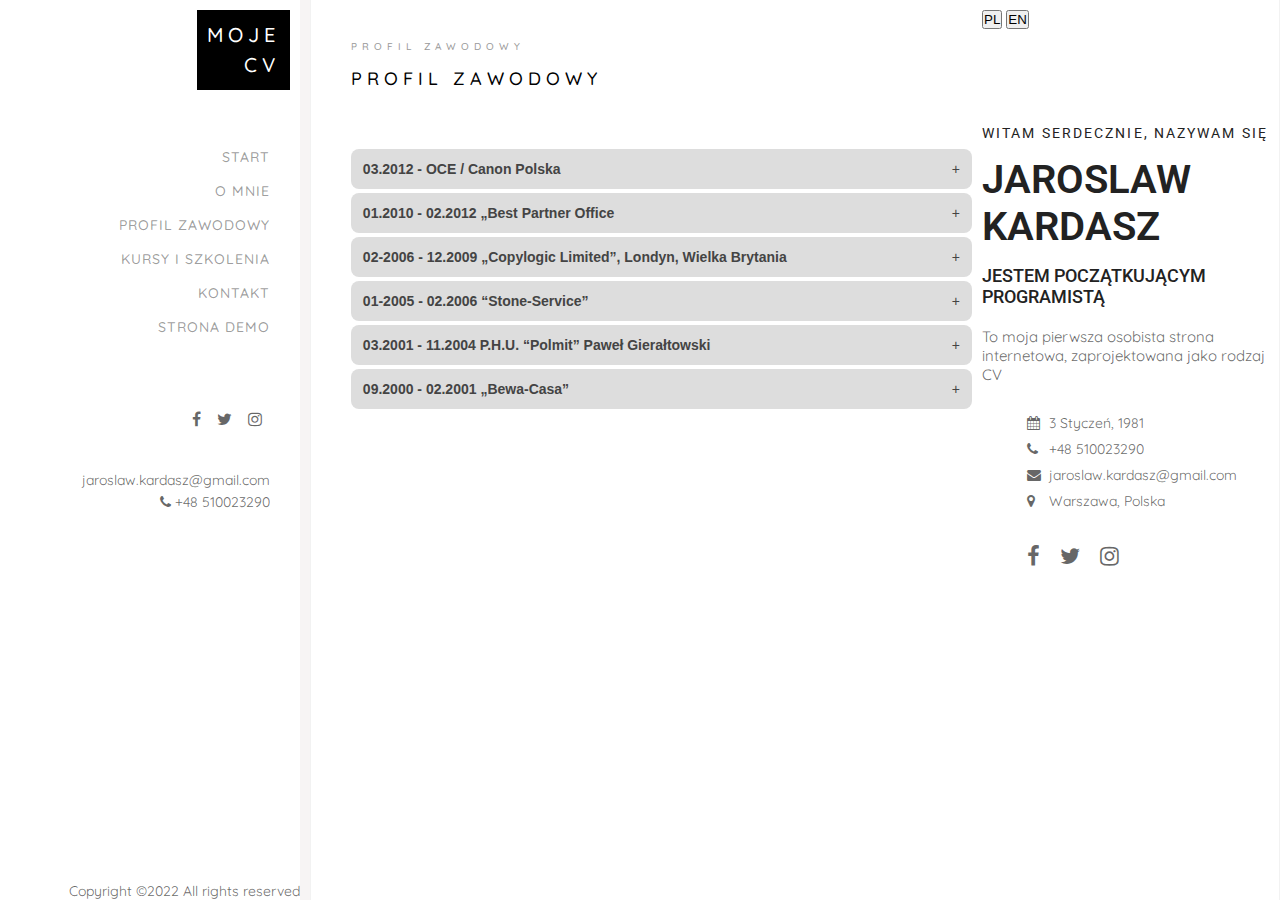
<file: PL/work_pl.html>
<!DOCTYPE html>
<html lang="pl">

<head>
    <meta charset="UTF-8">
    <meta http-equiv="X-UA-Compatible" content="IE=edge">
    <meta name="viewport" content="width=device-width, initial-scale=1.0">
    <title>Profil zawodowy</title>
    <link rel="stylesheet" type="text/css" href="../css/style.css">
    <link href="https://stackpath.bootstrapcdn.com/font-awesome/4.7.0/css/font-awesome.min.css" rel="stylesheet">
    <!-- <link rel="icon" href="https://media.geeksforgeeks.org/wp-content/cdn-uploads/gfg_200X200.png" type="image/x-icon"> -->
    <link rel="icon" href="../img/logo4.png" type="image/x-icon">
</head>
<div class="wraper">
    <div class="container">
        <div class="left-content p-30">
            <div class="logo">
                <a href="http://www.jkardasz.pl">
                    <span>Moje</span>
                    <span>CV</span>
                </a>
            </div>
            <div class="nav">
                <ul>
                    <li><a href="../pl/index_pl.html">Start</a></li>
						<li><a href="../pl/about_pl.html">O mnie</a></li>
						<li><a href="../pl/work_pl.html">Profil zawodowy</a></li>
						
						<li><a href="../pl/education_pl.html">Kursy i szkolenia</a></li>
						<li><a href="../pl/contact_pl.html">Kontakt</a></li>
						<li><a href="http://www.jkardasz.pl">Strona Demo</a></li>

                    <!-- <li><a href="cv.pdf" download="Resume_Jaroslaw_Kardasz.pdf"><i class='fa fa-file-pdf-o'></i>
                            Download Resume</a></li> -->
                </ul>
            </div>
            <div class="left-footer">
                <div class="social-icons">
                    <ul>
                        <!--<li><a href=""><i class="fa fa-linkedin-square" aria-hidden="true"></i></a></li>-->
                        <li><a href="https://www.facebook.com/jarek.kardasz" target="_blank"><i class="fa fa-facebook"
                                    aria-hidden="true"></i></a></li>
                        <li><a href="https://twitter.com/jarekk81" target="_blank"><i class="fa fa-twitter"
                                    aria-hidden="true"></i></a></li>
                        <li><a href="https://www.instagram.com/jarekk81/" target="_blank"><i class="fa fa-instagram"
                                    aria-hidden="true"></i></a></li>
                    </ul>
                </div>
                <div class="foot-contact">
                    <ul>
                        <li><a href="mailto:jaroslaw.kardasz@gmail.com">jaroslaw.kardasz@gmail.com</a></li>
                        <li><a href="tel:+48510023290"><i class="fa fa-phone" aria-hidden="true"></i> +48 510023290</li>
                        </a>
                    </ul>
                </div>

                <div class="copy-rights">Copyright &copy;2022 All rights reserved</div>
            </div>

        </div>
        <div class="main-content">
            <div class="section1 p-30" id="Home">
                <div class="sec-title">
                    <div class="pg-sub-title">Profil zawodowy</div>
                    <div class="pg-title">Profil zawodowy</div>

                </div>
                <div class="d-flex-align-center">
                    <div class="user-img flex-1">

                        <style>
                            .my-accordion .menu {
                                background-color: #dddddd;
                                color: #444;
                                cursor: pointer;
                                padding: 12px;
                                width: 100%;
                                text-align: left;
                                border: none;
                                outline: none;
                                margin-top: 4px;
                                border-radius: 8px;
                                font-size: inherit
                            }

                            .my-accordion .panel {
                                background-color: #ffffff;
                                color: #000000;
                                overflow: hidden
                            }

                            .my-accordion .open {
                                display: block
                            }

                            .my-accordion .close {
                                display: none
                            }

                            .my-accordion .active {
                                background-color: #adcdd3;
                                color: #fff
                            }

                            .my-accordion .arrow {
                                float: right;
                                display: block
                            }

                            .my-accordion .darrow {
                                display: none
                            }

                            .my-accordion .active .darrow {
                                display: block
                            }

                            .my-accordion .active .rarrow {
                                display: none
                            }

                            .my-accordion .panel a {
                                display: block;
                                background: #808080;
                                color: #FFFFFF;
                                padding: 5px;
                                margin: 3px;
                                width: 100%;
                                text-decoration: none
                            }
                        </style>
                        <div class="my-accordion"><button class='menu'><b>03.2012 - OCE / Canon Polska</b><span
                                    class='arrow rarrow'>+</span><span class='arrow darrow'>-</span></button>
                            <div class='panel close'>
                                <div style="padding:10px">- Inżynier serwisu. Specjalizacja: <i>Oce, Canon, Konica-Minolta</i>.<br>
                                    - Konfiguracja i konserwacja sprzętu biurowego w sieci. <br>
                                    - Podstawowa administracja kontem użytkownika oparta o Windows Server</div>
                            </div><button class='menu'><b>01.2010 - 02.2012 „Best Partner Office</b><span
                                    class='arrow rarrow'>+</span><span class='arrow darrow'>-</span></button>
                            <div class='panel close'>
                                <div style="padding:10px">- Konserwacja oraz naprawy sprzętu biurowego: <i>
                                        Kyocera
                                        Mita, Canon, Konica Minolta.</i></div>
                            </div><button class='menu'><b>02-2006 - 12.2009 „Copylogic Limited”, Londyn, Wielka Brytania</b><span
                                    class='arrow rarrow'>+</span><span class='arrow darrow'>-</span></button>
                            <div class='panel close'>
                                <div style="padding:10px">- Naprawy i konserwacje sprzętu biurowego: <i>Kyocera Mita, Minolta, Konica Minolta, Canon, Panasonic,
                                        Ricoh</i>.<br>- Wsparcie techniczne w problemach związanych z prawidłowym funkcjonowaniem w/w urządzeń w środowisku sieciowym.</div>
                            </div><button class='menu'><b>01-2005 - 02.2006 “Stone-Service”</b><span
                                    class='arrow rarrow'>+</span><span class='arrow darrow'>-</span></button>
                            <div class='panel close'>
                                <div style="padding:10px">- Naprawy i konserwacje sprzętu biurowego: <i>
                                        Kyocera Mita,
                                        Olivetti, Utax, Triumph Adler, Canon, Konica Minolta</i></div>
                            </div><button class='menu'><b>03.2001 - 11.2004 P.H.U. “Polmit” Paweł Gierałtowski</b><span
                                    class='arrow rarrow'>+</span><span class='arrow darrow'>-</span></button>
                            <div class='panel close'>
                                <div style="padding:10px">- Sprzedaż detaliczna i hurtowa urządzeń wielofunkcyjnych, tonerów i materiałów eksploatacyjnych <i>Kyocera Mita</i>.<br> W dalszej fazie współpracy jako inżynier serwisu urządzeń.</div>
                            </div><button class='menu'><b>09.2000 - 02.2001 „Bewa-Casa”</b><span
                                    class='arrow rarrow'>+</span><span class='arrow darrow'>-</span></button>
                            <div class='panel close'>
                                <div style="padding:10px">- Sprzedaż detaliczna sprzętu biurowego, tonerów i materiałów eksploatacyjnych
                                    <i>Kyocera Mita</i>.</div>
                            </div>
                        </div>
                        <script>
                            ! function () {
                                for (var l = document.querySelectorAll(".my-accordion .menu"), e = 0; e < l.length; e++)
                                    l[e].addEventListener("click", n);

                                function n() {
                                    for (var e = document.querySelectorAll(".my-accordion .panel"), n = 0; n < e
                                        .length; n++) e[n].className = "panel close";
                                    if (-1 == this.className.indexOf("active")) {
                                        for (n = 0; n < l.length; n++) l[n].className = "menu";
                                        this.className = "menu active", this.nextElementSibling.className = "panel open"
                                    } else
                                        for (n = 0; n < l.length; n++) l[n].className = "menu"
                                }
                            }();
                        </script>

                        <!-- <p>
                            <div class="myDIV"><h4>03.2012 - OCE / Canon Poland <i class="fa fa-arrow-down" aria-hidden="true"></i></h4></div> 
                            
                            <div class="hide">– Field Service Engineer. Specialisation: <i>Oce,
                                Canon, Konica-Minolta</i>.<br>
                            - Configuration and maintenance of office equipment whitin network. <br>
                            - Basic user account administration on Windows Server.</div>
                        </p>

                        <p>
                            <div class="myDIV"><h4>01.2010 – 02.2012 „Best Partner Office” <i class="fa fa-arrow-down" aria-hidden="true"></i></h4></div> <div class="hide">- Maintenance of office equipment: <i>
                                Kyocera
                                Mita, Canon, Konica Minolta.</i></div>
                            
                        </p>

                        <p>
                            <div class="myDIV"><h4>02-2006 – 12.2009 „Copylogic Limited”, London, Great Britain <i class="fa fa-arrow-down" aria-hidden="true"></i></h4></div> <div class="hide">- Maintenance of
                            office equipment: <i>Kyocera Mita, Minolta, Konica Minolta, Canon, Panasonic,
                                Ricoh</i>.<br>- Technical support in problems related to the proper functioning of the
                            above-mentioned devices in a network environment.</div> 
                        </p>


                        <p>
                            <div class="myDIV"><h4>01-2005 - 02.2006 “Stone-Service” <i class="fa fa-arrow-down" aria-hidden="true"></i></h4></div> 
                            <div class="hide">– Maintenance of office equipment: <i>
                                Kyocera Mita,
                                Olivetti, Utax, Triumph Adler, Canon, Konica Minolta</i></div> 
                            
                        </p>
                        <p>
                            <div class="myDIV"><h4>03.2001 - 11.2004 P.H.U. “Polmit” Paweł Gierałtowski <i class="fa fa-arrow-down" aria-hidden="true"></i></h4></div>
                            <div class="hide">– Retail and wholesale of
                            multifunctional devices, toners and <i>Kyocera Mita</i> consumables.
                            In the further phase of cooperation, as a service for copying devices.</div> 
                        </p> -->


                        <!--                       
                        
                        <p>
                        <div class="myDIV"><h4>09.2000 - 02.2001 „Bewa-Casa” <i class="fa fa-arrow-down" aria-hidden="true"></i></h4></div>
                        <div class="hide">– Retail sale of office equipment, toners and
                            <i>Kyocera Mita</i> consumables.</div>
                        </p> -->

                        <br><br>
                        <!-- <h3><a href="../cv/cv.pdf" download="Resume_Jaroslaw_Kardasz.pdf"><i class='fa fa-file-pdf-o'></i>
                                Pobierz CV w pdf</a></h3> -->


                        <!--Nowa sekacja-->






                    </div>

                </div>
            </div>

        </div>
        <div class="right-content p-30">
            <div class="pro-details">
                <div class="language">
                    <button><a href="../pl/work_pl.html">PL</a></button>
                    <button><a href="../work.html">EN</a></button>
                </div>
                <div class="sm-text"><br><br><br><br><br><br>Witam serdecznie, nazywam się</div>
					<div class="name">Jaroslaw Kardasz</div>
					<div class="role">Jestem początkującym programistą</div>

				</div>
				<div class="text">To moja pierwsza osobista strona internetowa, zaprojektowana jako rodzaj CV </div>
            <div class="pr-list">
                <ul>
                    <li><i class="fa fa-calendar" aria-hidden="true"></i> 3 Styczeń, 1981</li>
						<li><a href="tel:+48510023290"><i class="fa fa-phone" aria-hidden="true"></i> +48 510023290</li></a>
						<li><a href="mailto:jaroslaw.kardasz@gmail.com"><i class="fa fa-envelope"
									aria-hidden="true"></i> jaroslaw.kardasz@gmail.com</a></li>
						<li><a href="https://www.google.pl/maps/place/Warszawa/@52.232855,20.9211127,11z/data=!3m1!4b1!4m5!3m4!1s0x471ecc669a869f01:0x72f0be2a88ead3fc!8m2!3d52.2296756!4d21.0122287"
								target="_blank"><i class="fa fa-map-marker" aria-hidden="true"></i> Warszawa,
								Polska</a></li>
                </ul>
            </div>
            <div class="social-icons-head">
                <ul>
                    <!--<li><a href=""><i class="fa fa-linkedin-square" aria-hidden="true"></i></a></li>-->
                    <li><a href="https://www.facebook.com/jarek.kardasz" target="_blank"><i class="fa fa-facebook"
                                aria-hidden="true"></i></a></li>
                    <li><a href="https://twitter.com/jarekk81" target="_blank"><i class="fa fa-twitter"
                                aria-hidden="true"></i></a></li>
                    <li><a href="https://www.instagram.com/jarekk81/" target="_blank"><i class="fa fa-instagram"
                                aria-hidden="true"></i></a></li>
                </ul>
            </div>

        </div>
    </div>
</div>
</body>

</html>
</file>
<file: css/style.css>
@charset "utf-8";
@import url('https://fonts.googleapis.com/css?family=Quicksand:300,400,500,700');
@import url('https://fonts.googleapis.com/css?family=Roboto');
@import url('https://fonts.googleapis.com/css2?family=Karla&display=swap');

* {
    margin: 0;
    padding: 0;
    box-sizing: border-box;
    /* box-sizing: content-box; */
    /* box-sizing: inherit; */
}





html {
    height: 100vh;
}

body {
    height: 100vh;
    font-family: 'Quicksand', sans-serif;
    color: rgba(0, 0, 0, 0.6);
    box-sizing: border-box;
    font-size: 14px;
    overflow: hidden;
    background: #fafafa;
}

label {
    padding: 0;
    margin: 0;
}

ul,
li,
ol {
    padding: 0;
    margin: 0;
}

li {
    list-style: none;
}

a,
img {
    border: 0;
    outline: none;
    text-decoration: none;
    position: relative;


}

input::-moz-focus-inner {
    border: 0;
}

bo {
    outline: none;
}

img {

    width: 100%;
    position: relative;
    align-items: center;
    /* margin-left: 50px; */

}

input,
select,
textarea,
button {
    font-family: 'Muli', sans-serif;
}

input:focus,
select:focus,
textarea:focus,
button:focus {
    outline: 0;
}

a {
    color: inherit;
    -webkit-transition: 0.5s;
    -o-transition: 0.5s;
    transition: 0.5s;
}


p {
    margin-bottom: 1.5em;
}

h1,
h2,
h3,
h4,
h5,
h6 {
    color: #000;
    font-family: "Quicksand", Arial, sans-serif;
    font-weight: 400;
    margin: 0 0 30px 0;
}


i.material-icons {
    font-size: inherit;
    line-height: inherit;
}

::-webkit-scrollbar-track {
    -webkit-box-shadow: inset 0 0 6px rgba(0, 0, 0, 0.3);
    background-color: #F5F5F5;
}

::-webkit-scrollbar {
    width: 5px;
    height: 5px;
    background-color: #F5F5F5;
}

::-webkit-scrollbar-thumb {

    -webkit-box-shadow: inset 0 0 6px rgba(0, 0, 0, .3);
    background-color: #777;
}

/*===========================================
Text Styles CSS
============================================*/
.t-title-size {
    font-size: 18px;
}

.t-bold {
    font-weight: 600;
}

.t-normal {
    font-weight: normal;
}

.t-center {
    text-align: center;
}

.t-right {
    text-align: right;
}



/*===========================================
Padding & Margins CSS
============================================*/
.p-5 {
    padding: 5px;
}

.p-10 {
    padding: 10px;
}

.p-15 {
    padding: 15px;
}

.p-20 {
    padding: 20px;
}

.p-25 {
    padding: 25px;
}

.p-30 {
    padding: 30px;
}

.p-35 {
    padding: 35px;
}

.p-40 {
    padding: 40px;
}

.p-45 {
    padding: 45px;
}

.p-50 {
    padding: 50px;
}

.p-right5 {
    padding-right: 5px;
}

.p-right10 {
    padding-right: 10px;
}

.p-right15 {
    padding-right: 15px;
}

.p-right20 {
    padding-right: 20px;
}

.p-right25 {
    padding-right: 25px;
}

.p-right30 {
    padding-right: 30px;
}

.p-left5 {
    padding-left: 5px;
}

.p-left10 {
    padding-left: 10px;
}

.p-left15 {
    padding-left: 15px;
}

.p-left20 {
    padding-left: 20px;
}

.p-left25 {
    padding-left: 25px;
}

.p-left30 {
    padding-left: 30px;
}

.m-5 {
    margin: 5px;
}

.m-10 {
    margin: 10px;
}

.m-15 {
    margin: 15px;
}

.m-20 {
    margin: 20px;
}

.m-25 {
    margin: 25px;
}

.m-30 {
    margin: 30px;
}

.m-35 {
    margin: 35px;
}

.m-40 {
    margin: 40px;
}

.m-45 {
    margin: 45px;
}

.m-50 {
    margin: 50px;
}


/*===========================================
Page Styles
============================================*/

.wraper {
    width: 100%;
    height: 100%;
}


.container {
    height: 100%;
    display: flex;
    flex-direction: row;


}


.main-content {
    background-color: rgb(255, 255, 255);
    ;
    /* flex: auto; */
    position: relative;
    width: 65%;
    flex: 1 1 auto;
    /*70%*/
    border-left: 1px solid rgba(221, 221, 221, 0.38);
    display: inline;
    flex-direction: row;
    flex-flow: row wrap;
    padding: 10px;
    float: center;
    overflow-x: hidden;
    

}

.user-img {

    /* border: 1px solid rgb(197, 22, 22); */
    position: absolute;



}

.left-content {
    width: 30vw;
    overflow-y: hidden;
    height: 100%;
    background: #fff;
    border-right: 10px solid rgba(233, 227, 227, 0.38);
    padding: 10px;
    float: left;
    position: relative;
    text-align: right;
    flex: auto;



}

.right-content {
    width: 30%;
    overflow-x: hidden;
    height: 100%;
    position: relative;
    right: 0;
    background-color: rgb(255, 255, 255);

    border-right: 1px solid rgba(221, 221, 221, 0.38);
    padding: 10px;
    float: right;
    flex: 1 1 auto;

}

.language {
    position: relative;
    right: 0;
    top: 0;
}

.logo {
    display: flex;
    justify-content: flex-end;
}

.logo a {
    color: #fff;
    text-align: right;
    background: #000;
    display: flex;
    flex-direction: column;
    padding: 10px;
    font-size: 20px;
    text-transform: uppercase;
    letter-spacing: 5px;
    line-height: 30px;
    font-weight: 500;
}

.nav {
    flex: 1;
    /* display: flex; */
    justify-content: flex-end;
    margin: 50px 0px;
}

.nav ul li,
.nav ul li a {
    display: flex;
    justify-content: flex-end;
}

.nav ul li a {
    padding: 8px 0px;
    text-transform: uppercase;
    color: rgba(0, 0, 0, 0.4);
    letter-spacing: 1px;
    font-weight: 500;
    position: relative;
}

.nav ul li a:hover {
    color: #000;
}

.nav ul li a:after {
    content: "";
    width: 0;
    height: 1px;
    background: #000;
    position: absolute;
    bottom: 5px;
    left: 0;
    right: 0;
    -webkit-transform: scaleX(0);
    -moz-transform: scaleX(0);
    -ms-transform: scaleX(0);
    -o-transform: scaleX(0);
    transform: scaleX(0);
    -webkit-transition: all 0.3s cubic-bezier(0.175, 0.885, 0.32, 1.275);
    -moz-transition: all 0.3s cubic-bezier(0.175, 0.885, 0.32, 1.275);
    -ms-transition: all 0.3s cubic-bezier(0.175, 0.885, 0.32, 1.275);
    -o-transition: all 0.3s cubic-bezier(0.175, 0.885, 0.32, 1.275);
    transition: all 0.3s cubic-bezier(0.175, 0.885, 0.32, 1.275);
}

.nav ul li a:hover:after {
    width: 100%;
    -webkit-transform: scaleX(1);
    -moz-transform: scaleX(1);
    -ms-transform: scaleX(1);
    -o-transform: scaleX(1);
    transform: scaleX(1);
}

.left-footer {
    color: rgba(0, 0, 0, 0.6);
    display: flex;
    flex-direction: column;
    justify-content: flex-end;


}

.foot-contact,
.social-icons ul,
.copy-rights {
    display: flex;
    justify-content: flex-end;
}

.copy-rights {
    position: absolute;
    bottom: 0;
    right: 0;
}

.social-icons ul li {
    display: flex;
    justify-content: flex-end;
    flex-direction: row;
}

.foot-contact ul {
    display: flex;
    flex-direction: column;
}

.foot-contact ul li {
    justify-content: flex-end;
    display: flex;
    margin: 2px 0px;
}

.foot-contact {
    margin: 5px 0px;
}



.social-icons ul li a {
    padding: 5px 8px;
    font-size: 16px;
}


.social-icons ul li a:hover {
    color: #000;
    transform: scale(1.2) translateY(-5px);
}

.user-profile {
    padding-left: 50px;
}

.sm-text {
    letter-spacing: 2.1px;
    font-weight: normal;
    color: #222222;
    font-size: 14px;
    font-family: "Roboto", sans-serif;
    text-transform: uppercase;
}

.name {
    font-size: 40px;
    text-transform: uppercase;
    margin: 15px 0px;
    color: #222222;
    font-family: "Roboto", sans-serif;
    font-weight: 600;
}

.role {
    font-size: 18px;
    font-weight: 500;
    font-family: 'Roboto', sans-serif;
    text-transform: uppercase;
    margin-bottom: 20px;
    color: #222222;
}

.text {

    font-size: 15px;

}

.pr-list {
    margin: 30px 0px;

}

.pr-list ul li {
    margin-bottom: 8px;
}

.pr-list ul li i {
    width: 18px;
}

.social-icons-head ul {
    display: flex;

}

.social-icons-head ul li a {
    padding: 5px 10px;
    font-size: 22px;
    transition: all .3s;
    display: flex;

}



.social-icons-head ul li:nth-child(1) a {
    padding-left: 0;

}

.social-icons-head ul li a:hover {
    color: #000;
    transform: scale(1.2) translateY(-5px);
}

.sec-title {
    margin-bottom: 50px;
}

.pg-title {
    font-size: 18px;
    font-weight: 500;
    text-transform: uppercase;
    letter-spacing: 5px;
    line-height: 1.8;
    color: #000;
}

.pg-sub-title {
    margin-bottom: 10px;
    display: block;
    font-size: 10px;
    text-transform: uppercase;
    color: #999999;
    font-weight: 500;
    letter-spacing: 5px;
}

.minifoto {

    margin-left: 450px;
    width: 20%;
    height: auto;

}

#contact_form {
    align-items: center;
}

.hide {
    display: none;
}



.myDIV:hover+.hide {
    display: block;
    transition: step-start;
}

#hashLink {
    display: none;
}

#hashLink:target {
    display: block;
}

#message {
    align-items: center;
}

h2 {
    display: block;
    text-align: center;
}

.skills {

    /*box-shadow: 10px 10px 5px grey;*/
    background-color: white;
    box-sizing: border-box;
    height: 100px;
    width: 410px;
    margin: 15px 15px 15px 15px;
}



/* list-style-type: none; */

ul {
    list-style: none;
    margin: 10px 20px 20px 45px;
}

li.l1 {
    border: solid;
    border-width: 1px;
    background-color: #adcdd3;
    margin: 10px 310px 10px 0px;
    color: black;
    font-weight: bold;
}

li.l2 {
    border: solid;
    border-width: 1px;
    background-color: #adcdd3;
    margin: 10px 440px 10px 0px;
    color: black;
    font-weight: bold;
}

li.l3 {
    border: solid;
    border-width: 1px;
    background-color: #adcdd3;
    margin: 10px 400px 10px 0px;
    color: black;
    font-weight: bold;
}

li.l4 {
    border: solid;
    border-width: 1px;
    background-color: #adcdd3;
    margin: 10px 550px 10px 0px;
    padding: 0px 101px 0px 0px;
    color: black;
    font-weight: bold;
}

li.l5 {
    border: solid;
    border-width: 1px;
    background-color: #adcdd3;
    margin: 10px 250px 10px 0px;
    padding: 0px 101px 0px 0px;
    color: black;
    font-weight: bold;
}

li.l6 {
    border: solid;
    border-width: 1px;
    background-color: #adcdd3;
    margin: 10px 290px 10px 0px;
    padding: 0px 101px 0px 0px;
    color: black;
    font-weight: bold;
}

li.l7 {
    border: solid;
    border-width: 1px;
    background-color: #adcdd3;
    margin: 10px 190px 10px 0px;
    padding: 0px 100px 0px 0px;
    color: black;
    font-weight: bold;
}

#button {
    background-color: adcdd3;
    position: absolute;
    left: 10vw;
    display: inline;
    height: auto;
    width: 450px;
    padding: 15px 20px 15px 30px;
    text-align: center;
    transition: 1s;

}

#button:hover {
    width: 450px;
    height: auto;
    background-color: rgba(0, 0, 0, 0.13);
    transform: rotate(360);
    border-radius: 50px
}

#contact {
    position: relative;
    /* position: flex;
    flex-direction: row;
    flex-wrap: wrap; */
    padding-top: 20px;
    /* padding-left: 100px;
    margin-left: 120px; */
}

@media(max-width: 700px) {

    .name,
    .text,
    .nav,
    .left-footer,
    .role,
    .sm-text,
    .pr-list {
        font-size: 0.5rem;
    }

}
</file>
